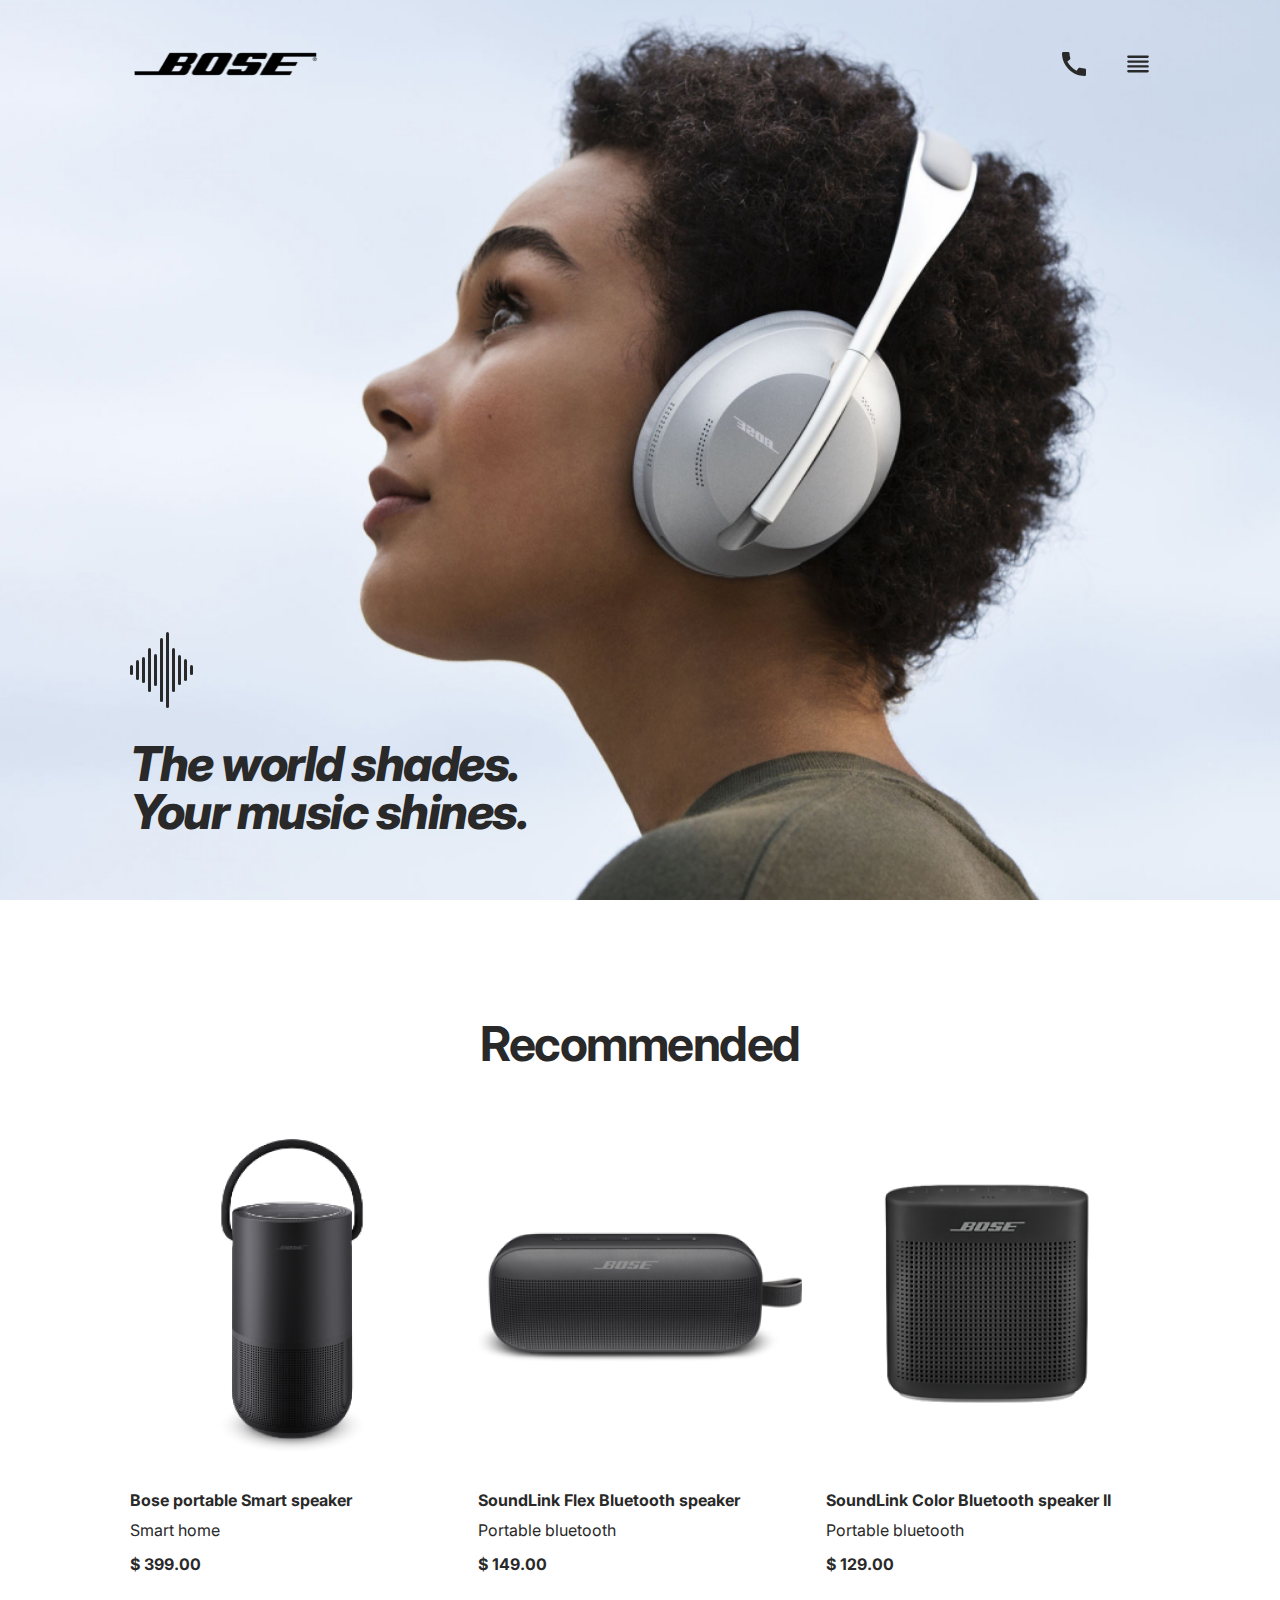
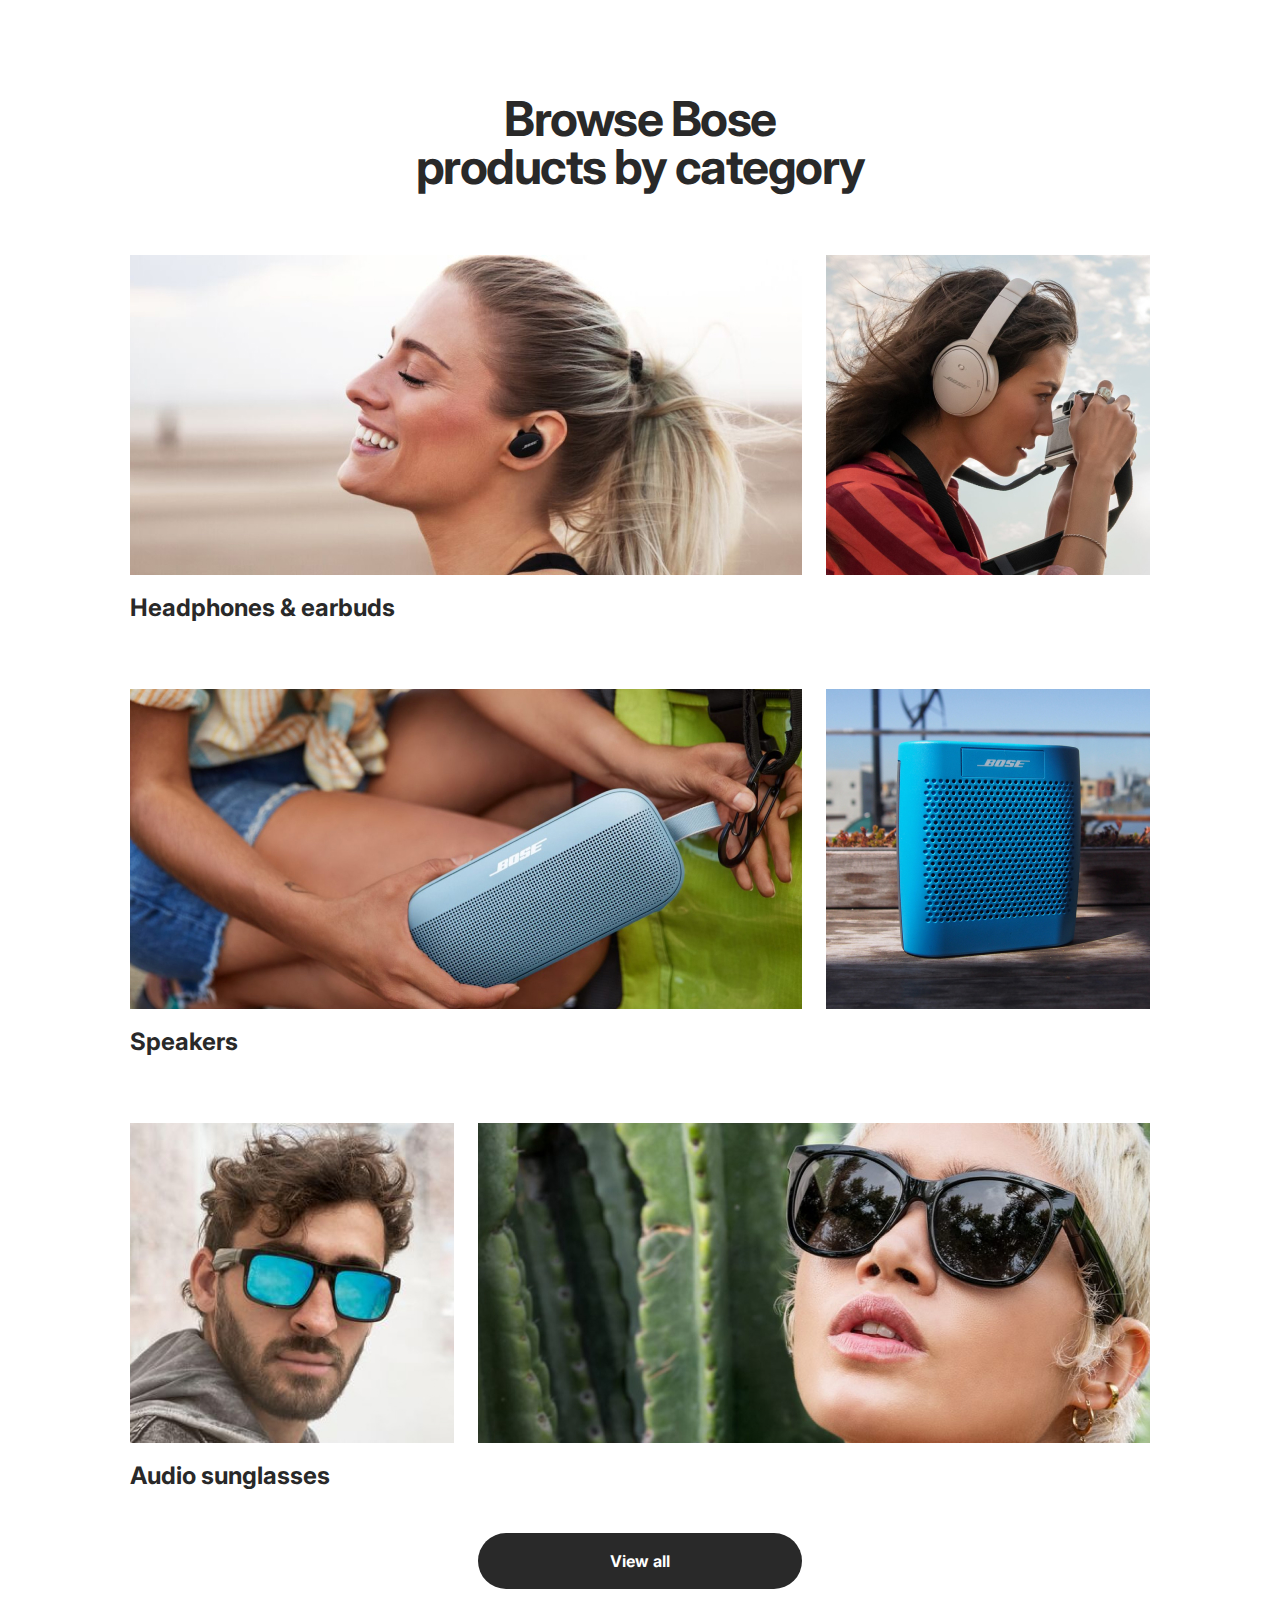
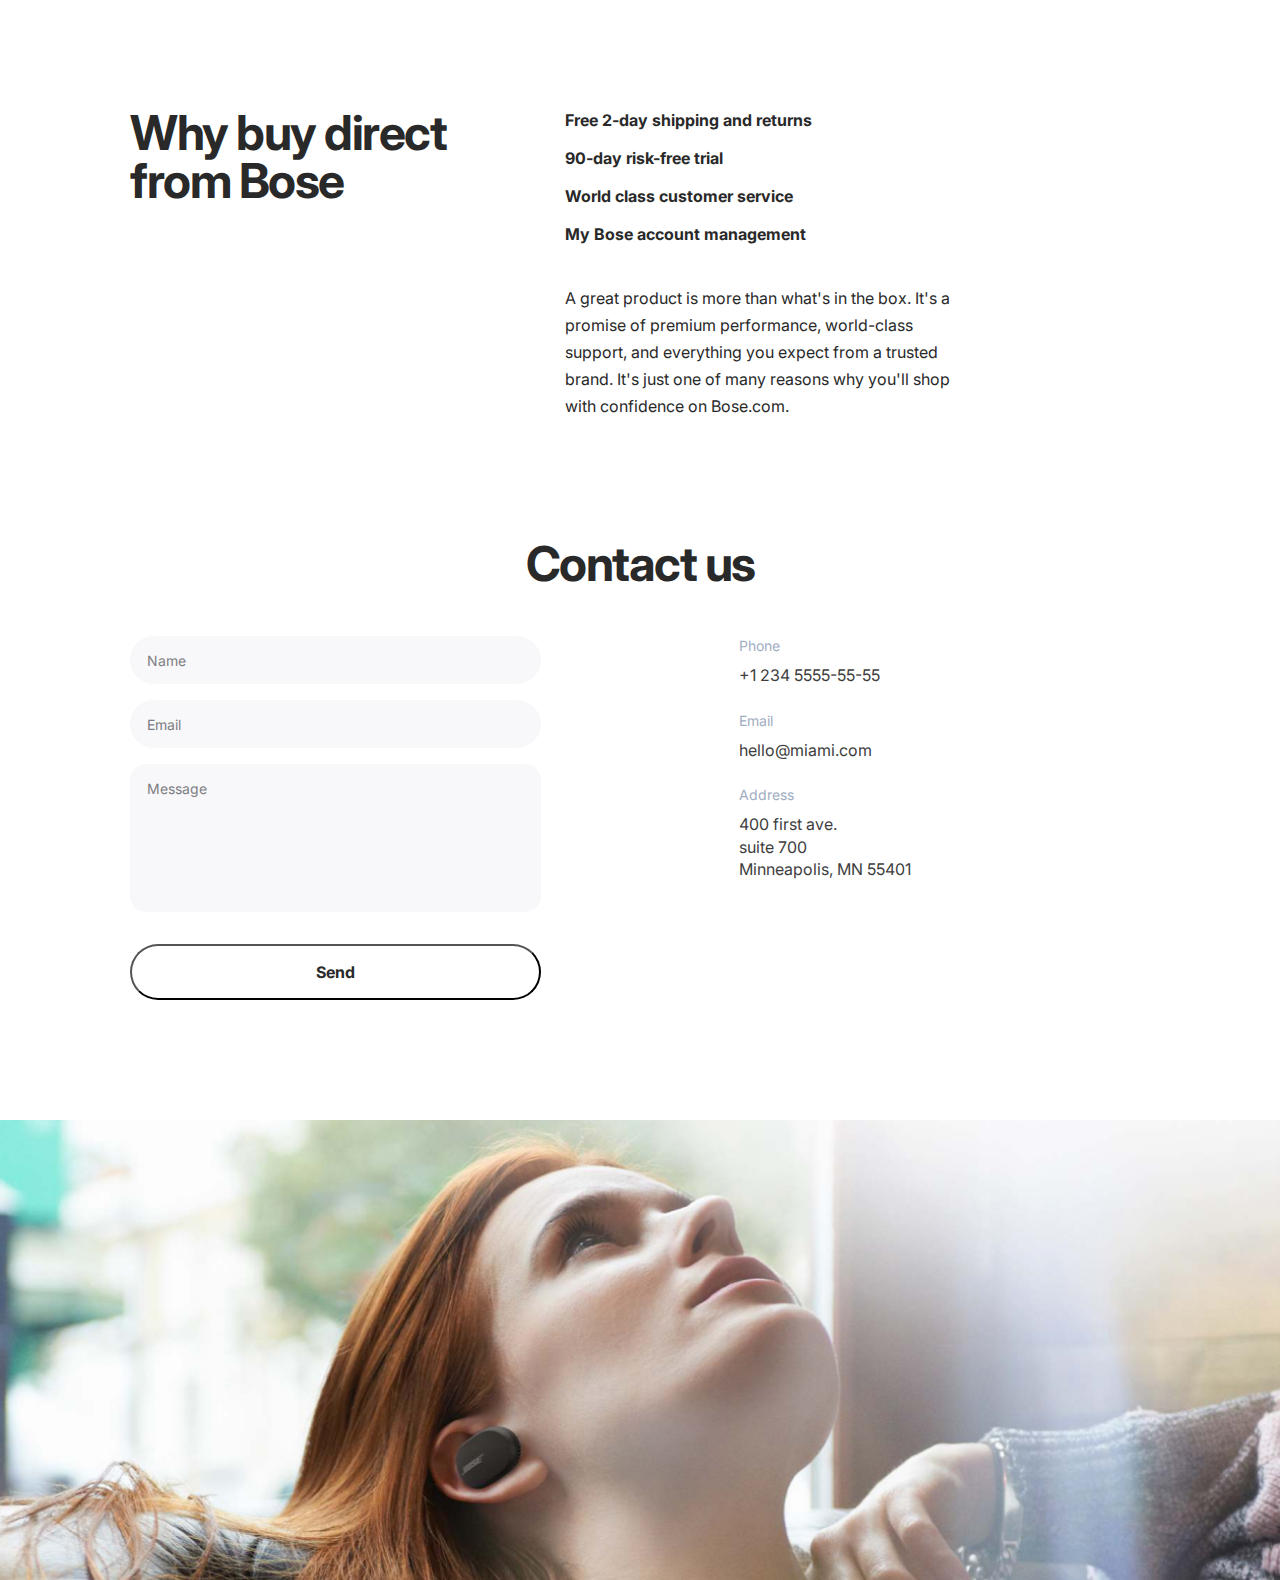
<file: index.html>
<!DOCTYPE html><html lang="en" class="page"><head><meta charset="UTF-8"><meta name="viewport" content="width=device-width, initial-scale=1.0"><title>Bose Speakers, Headphones, and Soundbars for Unmatched Audio Quality</title><link rel="preconnect" href="https://fonts.googleapis.com"><link rel="preconnect" href="https://fonts.gstatic.com" crossorigin="anonymous"><link href="https://fonts.googleapis.com/css2?family=Inter:wght@400;700;800&display=swap" rel="stylesheet"><link rel="stylesheet" href="main.40222278.css"><link rel="icon" type="image/x-icon" href="favicon.fd63432b.ico"><script src="main.42bdc975.js" defer></script></head><body class="page__body"> <header class="header page__section"> <div class="container"> <div class="header__content"> <div class="header__top"> <a href="/" class="logo"> <img class="logo__image" src="logo.7cda30c3.png" alt="Bose"> </a> <a href="tel:+123455555555" class="icon icon--phone"> <div class="icon__tooltip"> +1 234 555-55-55 </div> </a> <a href="#menu" class="icon icon--menu"></a> </div> <h1 class="header__title"> The world shades. <br> Your music shines. </h1> </div> </div> </header> <nav class="page__menu menu" id="menu"> <div class="container"> <div class="menu__content"> <div class="menu__top"> <a href="/" class="logo"> <img class="logo__image" src="logo.7cda30c3.png" alt="Bose"> </a> <a href="#" class="icon icon--cross"></a> </div> <ul class="menu__list"> <li class="menu__item"> <a href="#" class="menu__link">Home</a> </li> <li class="menu__item"> <a href="#recommended" class="menu__link">Recommended</a> </li> <li class="menu__item"> <a href="#categories" class="menu__link">Categories</a> </li> <li class="menu__item"> <a href="#buy" class="menu__link">How to buy</a> </li> <li class="menu__item"> <a href="#contacts" class="menu__link">Contacts</a> </li> </ul> <a href="tel:+123455555555" class="menu__call menu__call--phone"> +1 234 5555-55-55 </a> <a href="tel:+123455555555" class="menu__call menu__call--action"> call to order </a> </div> </div> </nav> <main> <section class="page__section recommended page__section--recommended" id="recommended"> <div class="container"> <h2 class="page__section-title">Recommended</h2> <div class="recommended__container"> <div class="recommended__item"> <div class="article"> <picture class="article__photo-container"> <source class="article__photo" media="(min-width: 1024px)" srcset="article-1-desktop.12f06f27.png"> <source class="article__photo" media="(min-width: 744px)" srcset="article-1-tablet.d1b2a930.png"> <source class="article__photo" media="(min-width: 0)" srcset="article-1.2ba7d1cd.png"> <img class="article__photo" src="article-1-desktop.12f06f27.png" alt="Bose portable Smart speaker"> </picture> <h3 class="article__title"> Bose portable Smart speaker </h3> <div class="article__subtitle"> Smart home </div> <div class="article__price"> $ 399.00 </div> </div> </div> <div class="recommended__item"> <div class="article"> <picture class="article__photo-container"> <source class="article__photo" media="(min-width: 1024px)" srcset="article-2-desktop.d608e688.png"> <source class="article__photo" media="(min-width: 744px)" srcset="article-2-tablet.55fb1636.png"> <source class="article__photo" media="(min-width: 0)" srcset="article-2.76f5cf5a.png"> <img class="article__photo" src="article-2-desktop.d608e688.png" alt="SoundLink Flex Bluetooth speaker"> </picture> <h3 class="article__title"> SoundLink Flex Bluetooth speaker </h3> <div class="article__subtitle"> Portable bluetooth </div> <div class="article__price"> $ 149.00 </div> </div> </div> <div class="recommended__item"> <div class="article"> <picture class="article__photo-container"> <source class="article__photo" media="(min-width: 1024px)" srcset="article-3-desktop.6f7fe819.png"> <source class="article__photo" media="(min-width: 744px)" srcset="article-3-tablet.a58b3efe.png"> <source class="article__photo" media="(min-width: 0)" srcset="article-3.0ecc736d.png"> <img class="article__photo" src="article-3-desktop.6f7fe819.png" alt="SoundLink Color Bluetooth speaker II"> </picture> <h3 class="article__title"> SoundLink Color Bluetooth speaker II </h3> <div class="article__subtitle"> Portable bluetooth </div> <div class="article__price"> $ 129.00 </div> </div> </div> </div> </div> </section> <section class="page__section gallery" id="categories"> <div class="container"> <h2 class="page__section-title">Browse Bose<br>products by category</h2> <div class="gallery__category category"> <div class="category__photos"> <picture class="category__photo-container category__photo-container--big"> <source class="category__photo" media="(min-width: 1024px)" srcset="category-1-desktop.764ebddf.jpg"> <source class="category__photo" media="(min-width: 744px)" srcset="category-1-tablet.93fdee78.jpg"> <source class="category__photo" media="(min-width: 0)" srcset="category-1.a1b0027c.jpg"> <img src="category-1-desktop.764ebddf.jpg" alt="Headphones & earbuds" class="category__photo"> </picture> <picture class="category__photo-container category__photo-container--small"> <source class="category__photo" media="(min-width: 1024px)" srcset="category-2-desktop.8a25c1cf.jpg"> <source class="category__photo" media="(min-width: 744px)" srcset="category-2-tablet.c999a978.jpg"> <source class="category__photo" media="(min-width: 0)" srcset="category-2.8314209e.jpg"> <img src="category-2-desktop.8a25c1cf.jpg" alt="Headphones & earbuds" class="category__photo"> </picture> </div> <div class="category__description"> Headphones & earbuds </div> </div> <div class="gallery__category category"> <div class="category__photos"> <picture class="category__photo-container category__photo-container--big"> <source class="category__photo" media="(min-width: 1024px)" srcset="category-3-desktop.73210dfa.jpg"> <source class="category__photo" media="(min-width: 744px)" srcset="category-3-tablet.0a42e834.jpg"> <source class="category__photo" media="(min-width: 0)" srcset="category-3.8cc5b557.jpg"> <img src="category-3-desktop.73210dfa.jpg" alt="Speakers" class="category__photo"> </picture> <picture class="category__photo-container category__photo-container--small"> <source class="category__photo" media="(min-width: 1024px)" srcset="category-4-desktop.b50a3275.jpg"> <source class="category__photo" media="(min-width: 744px)" srcset="category-4-tablet.65460e66.jpg"> <source class="category__photo" media="(min-width: 0)" srcset="category-4.18641aa2.jpg"> <img src="category-4-desktop.b50a3275.jpg" alt="Speakers" class="category__photo"> </picture> </div> <div class="category__description"> Speakers </div> </div> <div class="gallery__category gallery__category--last category"> <div class="category__photos"> <picture class="category__photo-container category__photo-container--small"> <source class="category__photo" media="(min-width: 1024px)" srcset="category-5-desktop.7b288310.jpg"> <source class="category__photo" media="(min-width: 744px)" srcset="category-5-tablet.d6a5d052.jpg"> <source class="category__photo" media="(min-width: 0)" srcset="category-5.302a46f5.jpg"> <img src="category-5-desktop.7b288310.jpg" alt="Audio sunglasses" class="category__photo"> </picture> <picture class="category__photo-container category__photo-container--big"> <source class="category__photo" media="(min-width: 1024px)" srcset="category-6-desktop.a6367452.jpg"> <source class="category__photo" media="(min-width: 744px)" srcset="category-6-tablet.6659032f.jpg"> <source class="category__photo" media="(min-width: 0)" srcset="category-6.48ead0ff.jpg"> <img src="category-6-desktop.a6367452.jpg" alt="Audio sunglasses" class="category__photo"> </picture> </div> <div class="category__description"> Audio sunglasses </div> </div> <div class="gallery__button-container"> <div class="gallery__button"> <a href="#" class="button"> View all </a> </div> </div> </div> </section> <section class="page__section buy page__section--buy" id="buy"> <div class="container"> <div class="buy__content"> <h2 class="buy__title"> Why buy direct <br> from Bose </h2> <div class="buy__description"> <div class="buy__subtitle"> Free 2-day shipping and returns </div> <div class="buy__subtitle"> 90-day risk-free trial </div> <div class="buy__subtitle"> World class customer service </div> <div class="buy__subtitle"> My Bose account management </div> <div class="buy__paragraph"> A great product is more than what&#39;s in the box. It&#39;s a promise of premium performance, world-class support, and everything you expect from a trusted brand. It&#39;s just one of many reasons why you&#39;ll shop with confidence on Bose.com. </div> </div> </div> </div> </section> <section class="page__section contact-us" id="contacts"> <div class="container"> <h2 class="page__section-title page__section-title--contact-us">Contact us</h2> <div class="contact-us__content"> <div class="contact-us__inputs"> <form action="#" id="contactUs"> <label for="name"></label> <input id="name" name="name" type="text" required placeholder="Name" class="contact-us__field form-field"> <label for="email"></label> <input id="email" name="email" required placeholder="Email" type="email" class="contact-us__field form-field"> <textarea name="message" required placeholder="Message" class="contact-us__field contact-us__field--last form-field form-field--textarea"></textarea> <button class="button button--primary"> Send </button> </form> </div> <div class="contact-us__contacts"> <div class="contact-us__info contact-us__info--first"> <div class="contact-us__info-title"> Phone </div> <a href="tel:+123455555555" class="contact-us__info-link"> +1 234 5555-55-55 </a> </div> <div class="contact-us__info"> <div class="contact-us__info-title"> Email </div> <a href="mailto:hello@miami.com" class="contact-us__info-link"> hello@miami.com </a> </div> <div class="contact-us__info"> <div class="contact-us__info-title"> Address </div> <a href="https://goo.gl/maps/jZTck6w2W1NgwDAX8" target="_blank" class="contact-us__info-link"> 400 first ave.<br> suite 700<br>Minneapolis, MN 55401 </a> </div> </div> </div> </div> </section> </main> <footer class="footer"></footer> </body></html>
</file>
<file: main.40222278.css>
.page{font-family:Inter,sans-serif;font-weight:400;font-size:16px;line-height:140%;color:#3e3e3e;scroll-behavior:smooth}.page__body{margin:0;background:#fff}.page__body--with-menu{overflow:hidden}.page__menu{position:fixed;top:0;left:0;right:0;transform:translateX(-100%);transition:transform .3s}.page__menu:target{transform:translateX(0)}.page__section{margin-bottom:120px}@media (min-width:744px){.page__section--recommended{margin-bottom:128px}}@media (min-width:1024px){.page__section--recommended{margin-bottom:120px}}.page__section--buy{margin-bottom:110px}@media (min-width:1024px){.page__section--buy{margin-bottom:120px}}.page__section-title{margin-bottom:48px;font-weight:700;font-size:32px;line-height:32px;text-align:center;letter-spacing:-1.5px;color:#292929}@media (min-width:744px){.page__section-title{margin-bottom:64px;font-size:40px;line-height:40px}.page__section-title--contact-us{margin-bottom:48px}}@media (min-width:1024px){.page__section-title{font-size:48px;line-height:48px}}.container{margin:0 auto;max-width:1020px;padding:0 20px}@media (min-width:744px){.container{padding:0 72px}}@media (min-width:1024px){.container{padding:0 120px}}.logo{position:relative;height:18px}@media (min-width:744px){.logo{height:24px}}.logo__image{position:absolute;top:50%;transform:translateY(-50%);width:130px;height:16.38px}@media (min-width:744px){.logo__image{width:190.08px;height:24px}}.icon{position:relative;display:block;background-size:contain;background-position:50%;background-repeat:no-repeat;text-decoration:none}.icon__tooltip{position:absolute;right:100%;top:50%;transform:translateY(-50%);display:block;width:max-content;padding-right:12px;font-weight:700;font-size:12px;line-height:16px;color:#292929;letter-spacing:2px;text-transform:uppercase;opacity:0;pointer-events:none;transition:opacity .3s}.icon:hover .icon__tooltip{opacity:1;pointer-events:all}.icon--menu{grid-column:3/4;width:18px;height:12px;background-image:url(menu.c148c6c3.svg)}@media (min-width:744px){.icon--menu{width:24px;height:18.67px;background-image:url(menu-desktop.c4464e70.svg)}}.icon--menu:hover{width:18px;height:12px;background-image:url(menu-hover.3700b3f8.svg)}@media (min-width:744px){.icon--menu:hover{width:24px;height:18.67px;background-image:url(menu-hover-desktop.4356c045.svg)}}.icon--phone{grid-column:2/3;width:18px;height:18px;background-image:url(phone.ef8f1cb0.svg)}@media (min-width:744px){.icon--phone{width:24px;height:24px}}.icon--cross{grid-column:3/4;justify-self:center;background-image:url(cross.7c0b7135.svg);width:16px;height:16px}@media (min-width:1024px){.icon--cross{width:21.33px;height:21.33px}}.header{background-size:cover;background-position:50%;background-image:url(header.7243949f.jpg)}@media (min-width:744px){.header{background-image:url(header-tablet.bde88356.jpg)}}@media (min-width:1024px){.header{background-image:url(header-desktop.dfad935b.jpg)}}.header__top{--icon-width:18px;display:grid;grid-template-columns:1fr var(--icon-width) var(--icon-width);gap:30px;align-items:center}@media (min-width:744px){.header__top{--icon-width:24px;gap:40px}}.header__content{display:flex;flex-direction:column;justify-content:space-between;box-sizing:border-box;height:100vh;padding:40px 0 94px}@media (min-width:744px){.header__content{padding:52px 0 40px}}@media (min-width:1024px){.header__content{padding-bottom:64px}}.header__title{font-size:32px;line-height:100%;font-weight:800;font-style:italic;color:#292929;letter-spacing:-1.5px;margin:0}@media (min-width:744px){.header__title{font-size:40px}}@media (min-width:1024px){.header__title{font-size:48px}}.header__title:before{content:"";display:block;width:32px;height:27px;margin-bottom:16px;background-size:cover;background-position:50%;background-image:url(above-title.22f1e2f0.svg)}@media (min-width:744px){.header__title:before{background-image:url(above-title-desktop.84ac2a23.svg);width:63px;height:76px;margin-bottom:40px}}@media (min-width:1024px){.header__title:before{margin-bottom:32px}}.menu{background-color:#e8eff9}.menu__content{height:100vh;box-sizing:border-box;padding:40px 0}@media (min-width:744px){.menu__content{padding:52px 0}}@media (min-width:1024px){.menu__content{padding:48px 0}}.menu__top{--icon-width:18px;display:grid;grid-template-columns:1fr var(--icon-width) var(--icon-width);gap:30px;align-items:center;margin-bottom:54.62px}@media (min-width:744px){.menu__top{--icon-width:24px;gap:40px;margin-bottom:56px}}@media (min-width:1024px){.menu__top{margin-bottom:80px}}.menu__list{margin:0 0 40px;padding:0;list-style:none}.menu__item{margin-bottom:24px}.menu__item:last-child{margin-bottom:0}.menu__link{display:inline-block;padding-bottom:8px;border-bottom:1px solid transparent;font-weight:700;font-size:22px;line-height:22px;letter-spacing:2px;text-transform:uppercase;color:#292929;text-decoration:none;transition:border-color .3s}.menu__link:hover{border-color:#292929}.menu__call{display:block;width:max-content;text-decoration:none;font-weight:700;text-transform:uppercase;color:#292929}.menu__call--phone{font-size:16px;line-height:27px;margin-bottom:16px}.menu__call--action{font-size:12px;line-height:16px;letter-spacing:2px;padding-bottom:8px;border-bottom:1px solid #292929}.footer{height:200px;background-image:url(footer.c92e21e3.jpg);background-size:cover;background-position:50%}@media (min-width:744px){.footer{height:400px;background-image:url(footer-tablet.3eaa910d.jpg)}}@media (min-width:1024px){.footer{height:460px;background-image:url(footer-desktop.a05d82bb.jpg)}}@media (min-width:744px){.buy__content{display:grid;grid-template-columns:repeat(6,1fr);column-gap:24px}}@media (min-width:1024px){.buy__content{display:grid;grid-template-columns:repeat(12,1fr);column-gap:24px}}.buy__title{margin:0 0 32px;font-weight:700;font-size:32px;line-height:32px;letter-spacing:-1.5px;color:#292929}@media (min-width:744px){.buy__title{grid-column:1/4;margin-bottom:0;font-size:40px;line-height:40px}}@media (min-width:1024px){.buy__title{grid-column:1/6;margin-bottom:0;font-size:48px;line-height:48px}}@media (min-width:744px){.buy__description{grid-column:4/7}}@media (min-width:1024px){.buy__description{grid-column:6/11}}.buy__subtitle{margin-bottom:16px;font-weight:700;font-size:16px;line-height:22px;color:#292929}.buy__paragraph{margin-top:40px;line-height:27px;color:#292929}.category__photos{margin-bottom:16px;display:flex;gap:20px}@media (min-width:744px){.category__photos{gap:24px}}.category__photo-container{display:block;position:relative;box-sizing:border-box;width:100%;min-height:130px;max-height:320px;overflow:hidden}.category__photo-container:after{content:"";padding-bottom:100%}@media (min-width:744px){.category__photo-container{height:187px;padding-bottom:0}}@media (min-width:1024px){.category__photo-container{height:320px;padding-bottom:0}}@media (min-width:744px){.category__photo-container--big{flex-grow:2}}@media (min-width:744px){.category__photo-container--small{flex-shrink:2}}.category__photo{display:block;position:absolute;width:100%;height:100%;object-fit:cover;object-position:center;transition:transform .3s}.category__photo:hover{transform:scale(1.1)}.category__description{font-weight:700;font-size:16px;line-height:22px;color:#292929}@media (min-width:744px){.category__description{font-size:24px;line-height:34px}}.gallery__category{margin-bottom:40px}@media (min-width:744px){.gallery__category{margin-bottom:64px}}.gallery__category--last{margin-bottom:40px}.gallery__button-container{display:flex;justify-content:center}.gallery__button{width:100%}@media (min-width:744px){.gallery__button{width:392px}}@media (min-width:1024px){.gallery__button{width:324px}}.button{display:flex;justify-content:center;align-items:center;box-sizing:border-box;width:100%;height:56px;border-radius:40px;background-color:#292929;text-decoration:none;color:#fff;font-family:inherit;font-weight:700;font-size:16px;line-height:27px;cursor:pointer;transition:all .3s}.button--primary,.button:hover{color:#292929;background-color:transparent}.button:hover{border:3px solid #292929;border-radius:40px}.button:active{background-color:#111;border-radius:40px;color:#fff}@media (min-width:744px){.recommended__container{display:grid;grid-template-columns:repeat(6,1fr);gap:24px}}@media (min-width:1024px){.recommended__container{display:flex;gap:24px}}.recommended__item{margin-bottom:48px}.recommended__item:last-child{margin-bottom:0}@media (min-width:744px){.recommended__item{grid-column:2/6;margin-bottom:40px}}@media (min-width:1024px){.recommended__item{margin-bottom:0}}.article__photo-container{display:block;margin-bottom:32px}.article__photo{width:100%;transition:transform .3s}.article__photo:hover{transform:scale(1.1)}.article__title{margin:0 0 8px;font-weight:700}.article__subtitle,.article__title{font-size:16px;line-height:22px;color:#292929}.article__subtitle{margin:0 0 12px;font-weight:400}.article__price{font-weight:700;font-size:16px;line-height:22px;color:#292929}@media (min-width:744px){.contact-us__content{display:grid;grid-template-columns:repeat(6,1fr);column-gap:24px}}@media (min-width:1024px){.contact-us__content{display:grid;grid-template-columns:repeat(12,1fr);column-gap:24px}}@media (min-width:744px){.contact-us__inputs{grid-column:1/4}}@media (min-width:1024px){.contact-us__inputs{grid-column:1/6}}@media (min-width:744px){.contact-us__contacts{grid-column:4/7}}@media (min-width:1024px){.contact-us__contacts{grid-column:8/11}}.contact-us__info{margin:0 0 24px}.contact-us__info--first{margin-top:48px}@media (min-width:744px){.contact-us__info--first{margin-top:0}}.contact-us__info-title{margin:0 0 8px;font-weight:400;font-size:14px;line-height:20px;color:#9fadc2}.contact-us__info-link{font-weight:400;font-size:16px;line-height:22px;color:#3e3e3e;text-decoration:none}.contact-us__field{margin:0 0 16px}.contact-us__field--last{margin-bottom:32px}.form-field{box-sizing:border-box;display:block;width:100%;height:48px;border:1px solid transparent;border-radius:40px;padding:14px 16px;background-color:#f8f8fa;font-family:inherit;font-weight:400;font-size:14px;line-height:20px;color:#292929}.form-field::placeholder{font-weight:400;font-size:14px;line-height:20px;color:#7e7e83}.form-field:hover{border-color:#d5d7de}.form-field:focus{border-color:#292929;outline:none}.form-field--textarea{height:148px;font-family:inherit;resize:none;border-radius:16px}
/*# sourceMappingURL=main.40222278.css.map */
</file>
